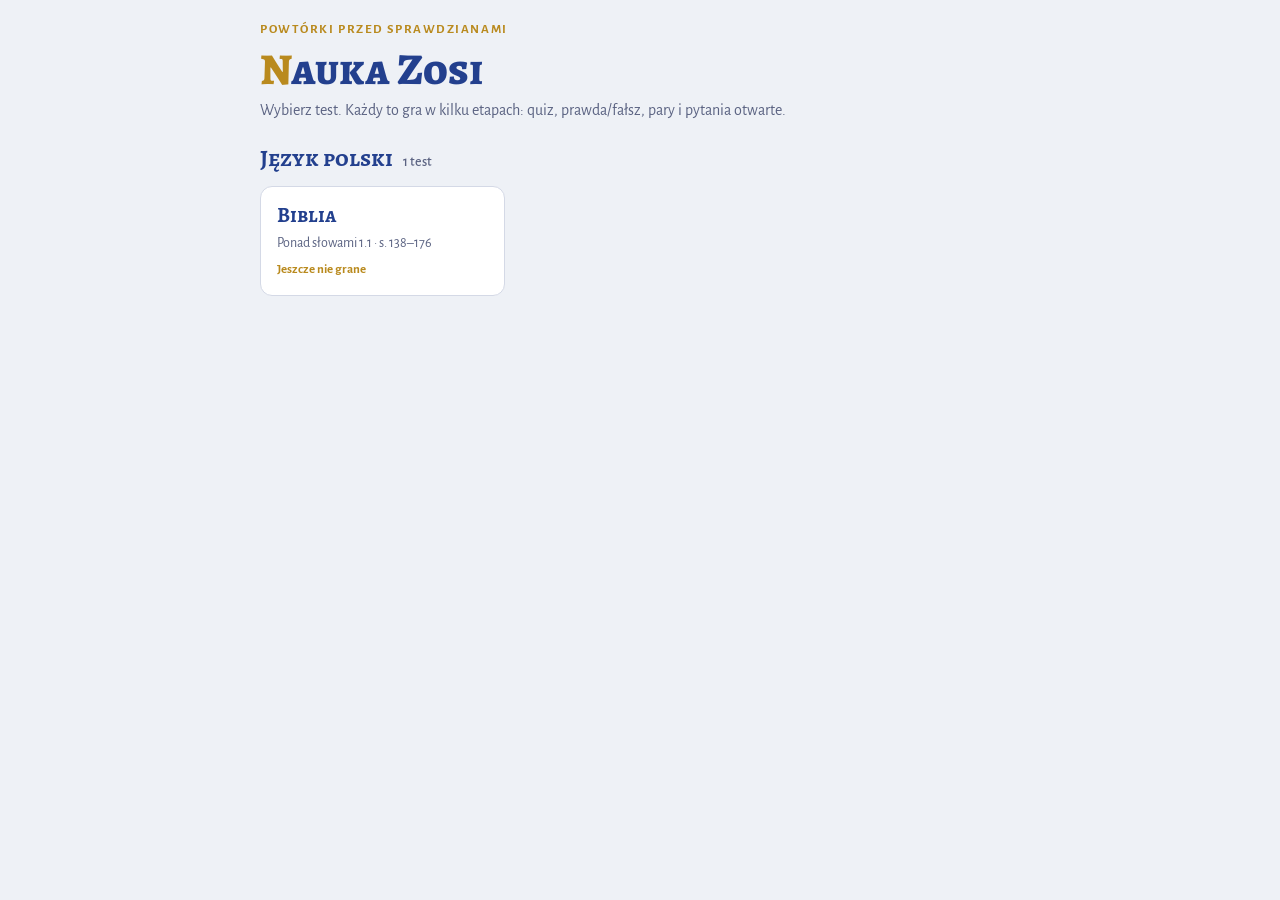
<file: index.html>
<!doctype html>
<html lang="pl">
<head>
<meta charset="utf-8">
<meta name="viewport" content="width=device-width, initial-scale=1, viewport-fit=cover">
<title>Nauka Zosi</title>
<link rel="preconnect" href="https://fonts.googleapis.com">
<link rel="preconnect" href="https://fonts.gstatic.com" crossorigin>
<link rel="stylesheet" href="https://fonts.googleapis.com/css2?family=Alegreya+SC:wght@500;700;800&family=Alegreya:ital,wght@0,400;0,600;1,400&family=Alegreya+Sans:wght@400;500;700&display=swap">
<link rel="stylesheet" href="silnik/styl.css">
</head>
<body>
<div class="wrap">
  <header>
    <div class="eyebrow">Powtórki przed sprawdzianami</div>
    <h1><span class="initial">N</span>auka Zosi</h1>
    <p class="sub">Wybierz test. Każdy to gra w kilku etapach: quiz, prawda/fałsz, pary i pytania otwarte.</p>
  </header>
  <main id="list"></main>
</div>
<script src="testy/katalog.js"></script>
<script>
(function(){
  const esc=s=>String(s).replace(/[&<>"]/g,c=>({"&":"&amp;","<":"&lt;",">":"&gt;",'"':"&quot;"}[c]));
  const best=k=>{try{return JSON.parse(localStorage.getItem("nz:"+k))}catch(e){return null}};
  const groups={};
  (window.KATALOG||[]).forEach(t=>(groups[t.przedmiot]=groups[t.przedmiot]||[]).push(t));
  const html=Object.keys(groups).map(p=>{
    const items=groups[p];
    return '<section class="subject"><h2>'+esc(p)+' <small>'+items.length+' '+(items.length===1?'test':'testy')+'</small></h2><div class="tiles">'+
      items.map(t=>{const b=best(t.plik);
        return '<a class="ttile" href="test.html?t='+encodeURIComponent(t.plik).replace(/%2F/g,"/")+'"><b>'+esc(t.tytul)+'</b><span>'+esc(t.zakres||"")+'</span>'+
          (t.data?'<span>Sprawdzian: '+esc(t.data)+'</span>':'')+
          (b?'<span class="best">Najlepszy wynik: '+b.best+' pkt ('+b.pct+'%)</span>':'<span class="best">Jeszcze nie grane</span>')+'</a>'}).join("")+
      '</div></section>'}).join("");
  document.getElementById("list").innerHTML=html||'<div class="card"><p>Brak testów.</p></div>';
})();
</script>
</body>
</html>
</file>
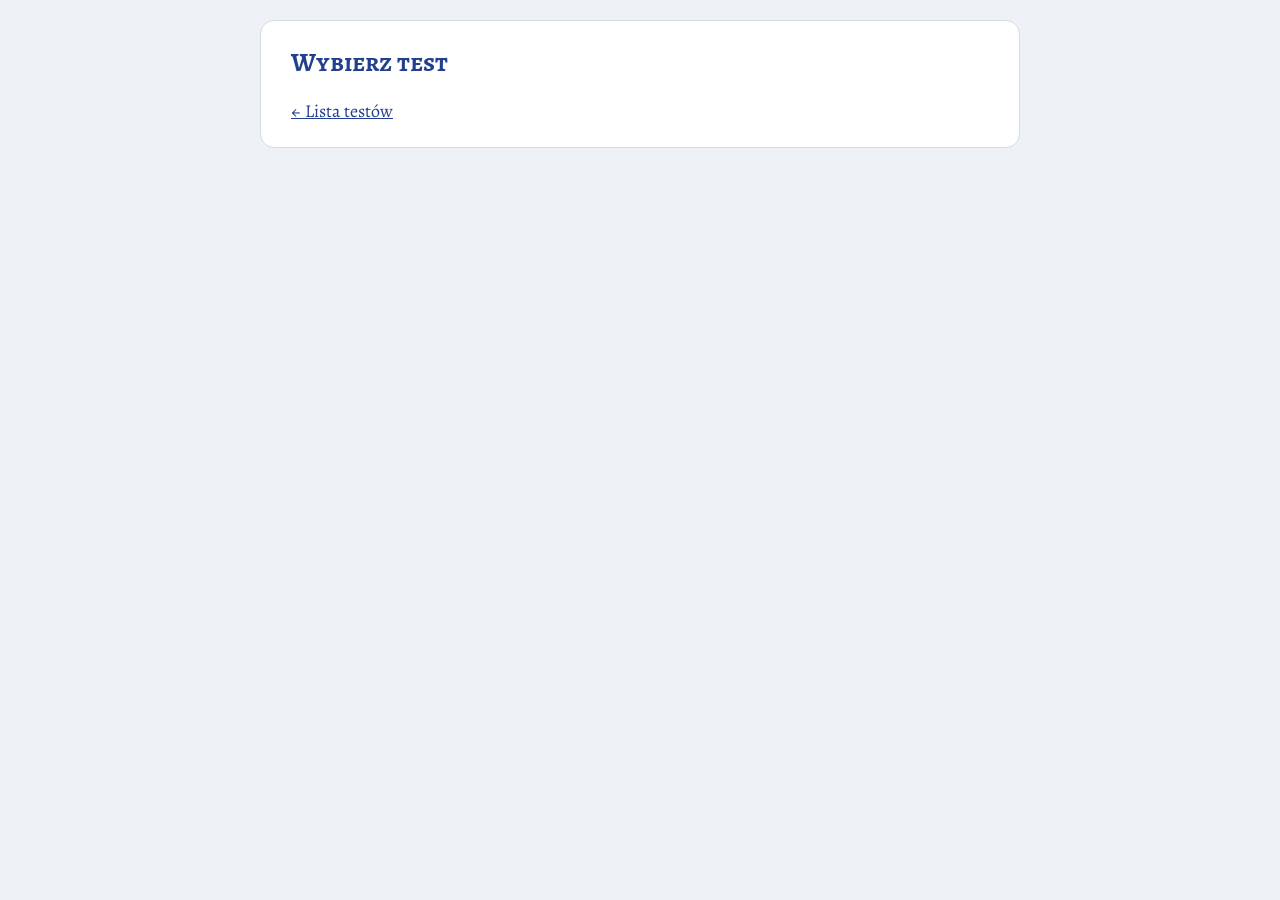
<file: test.html>
<!doctype html>
<html lang="pl">
<head>
<meta charset="utf-8">
<meta name="viewport" content="width=device-width, initial-scale=1, viewport-fit=cover">
<title>Test · Nauka Zosi</title>
<link rel="preconnect" href="https://fonts.googleapis.com">
<link rel="preconnect" href="https://fonts.gstatic.com" crossorigin>
<link rel="stylesheet" href="https://fonts.googleapis.com/css2?family=Alegreya+SC:wght@500;700;800&family=Alegreya:ital,wght@0,400;0,600;1,400&family=Alegreya+Sans:wght@400;500;700&display=swap">
<link rel="stylesheet" href="silnik/styl.css">
</head>
<body>
<div class="wrap" id="app"><p class="small">Ładuję test…</p></div>
<script src="silnik/gra.js"></script>
</body>
</html>
</file>
<file: silnik/styl.css>
/* Nauka Zosi — wspólny styl. Lapis + złoto, jedna kolumna "karty". */
:root{
  --bg:#eef1f6; --leaf:#ffffff; --ink:#1b2340; --muted:#5b6382;
  --lapis:#23408e; --lapis-soft:#dfe6f7; --gold:#b98a1e; --gold-soft:#f6ecd2;
  --line:#d4d9e6; --ok:#1f7a4a; --ok-soft:#dcf1e5; --bad:#b3322b; --bad-soft:#f8e0dd;
  --f-display:"Alegreya SC", Georgia, serif;
  --f-body:"Alegreya", Georgia, "Times New Roman", serif;
  --f-ui:"Alegreya Sans", system-ui, -apple-system, "Segoe UI", sans-serif;
  color-scheme:light;
}
@media (prefers-color-scheme: dark){:root{
  --bg:#0f1426; --leaf:#171e36; --ink:#e7eaf4; --muted:#a2a9c4;
  --lapis:#8ea8f0; --lapis-soft:#25305a; --gold:#e3b54c; --gold-soft:#3a3220;
  --line:#2c3558; --ok:#5fd093; --ok-soft:#173a2a; --bad:#f08a82; --bad-soft:#47201e; color-scheme:dark}}
*{box-sizing:border-box}
html{-webkit-text-size-adjust:100%}
body{margin:0;background:var(--bg);color:var(--ink);font-family:var(--f-body);font-size:18px;line-height:1.5;
  padding-left:max(16px,env(safe-area-inset-left,0px));padding-right:max(16px,env(safe-area-inset-right,0px));padding-block:20px 48px}
a{color:var(--lapis)}
.wrap{max-width:760px;margin:0 auto;display:flex;flex-direction:column;gap:18px}
header{display:flex;flex-direction:column;gap:6px}
.back{font-family:var(--f-ui);font-size:15px;text-decoration:none;font-weight:700}
.eyebrow{font-family:var(--f-ui);font-size:13px;letter-spacing:.12em;text-transform:uppercase;color:var(--gold);font-weight:700}
h1{font-family:var(--f-display);font-weight:800;font-size:clamp(30px,6vw,44px);line-height:1.05;margin:0;color:var(--lapis);text-wrap:balance}
h1 .initial{color:var(--gold)}
.sub{font-family:var(--f-ui);color:var(--muted);margin:0;font-size:16px}
.hud{display:flex;flex-wrap:wrap;gap:10px;align-items:center}
.pill{font-family:var(--f-ui);font-size:14px;padding:5px 12px;border-radius:999px;background:var(--lapis-soft);color:var(--lapis);font-weight:700;font-variant-numeric:tabular-nums}
.pill.gold{background:var(--gold-soft);color:var(--gold)}
nav.tabs{display:flex;flex-wrap:wrap;gap:8px}
nav.tabs button{font-family:var(--f-ui);font-size:15px;font-weight:500;border:1px solid var(--line);background:var(--leaf);color:var(--ink);padding:8px 14px;border-radius:10px;cursor:pointer}
nav.tabs button[aria-current="true"]{background:var(--lapis);color:var(--leaf);border-color:var(--lapis)}
nav.tabs button .done{color:var(--gold);margin-left:4px}
.card{background:var(--leaf);border:1px solid var(--line);border-radius:14px;padding:22px clamp(16px,4vw,30px);display:flex;flex-direction:column;gap:16px;min-width:0}
.card h2{font-family:var(--f-display);font-weight:700;font-size:26px;margin:0;color:var(--lapis)}
.meta{font-family:var(--f-ui);font-size:14px;color:var(--muted);display:flex;justify-content:space-between;gap:10px;flex-wrap:wrap}
.bar{height:6px;border-radius:6px;background:var(--lapis-soft);overflow:hidden}
.bar i{display:block;height:100%;background:var(--gold);transition:width .3s}
.q{font-size:21px;font-weight:600;margin:0;text-wrap:pretty}
.topic{font-family:var(--f-ui);font-size:12px;letter-spacing:.1em;text-transform:uppercase;color:var(--gold);font-weight:700}
.opts{display:grid;gap:10px}
.opt{font-family:var(--f-body);font-size:18px;text-align:left;background:var(--leaf);color:var(--ink);border:1.5px solid var(--line);border-radius:10px;padding:12px 14px;cursor:pointer;display:flex;gap:12px;align-items:flex-start}
.opt .k{font-family:var(--f-ui);font-weight:700;color:var(--lapis);min-width:1.2em}
.opt:hover:not(:disabled){border-color:var(--lapis)}
.opt.ok{background:var(--ok-soft);border-color:var(--ok)}
.opt.bad{background:var(--bad-soft);border-color:var(--bad)}
.opt:disabled{cursor:default}
.feedback{font-family:var(--f-ui);font-size:16px;border-radius:10px;padding:12px 14px;background:var(--gold-soft);color:var(--ink)}
.feedback b{color:var(--gold)}
.row{display:flex;gap:10px;flex-wrap:wrap;align-items:center}
.btn{font-family:var(--f-ui);font-weight:700;font-size:16px;border:0;border-radius:10px;padding:11px 18px;cursor:pointer;background:var(--lapis);color:var(--leaf)}
.btn.ghost{background:transparent;color:var(--lapis);border:1.5px solid var(--lapis)}
.btn.gold{background:var(--gold);color:#1b1404}
button:focus-visible,textarea:focus-visible,a:focus-visible{outline:3px solid var(--gold);outline-offset:2px}
.tf{display:grid;grid-template-columns:1fr 1fr;gap:10px}
.tf .opt{justify-content:center;font-family:var(--f-ui);font-weight:700}
.timer{font-variant-numeric:tabular-nums}
.match{display:grid;grid-template-columns:1fr 1fr;gap:10px}
.match .col{display:flex;flex-direction:column;gap:8px;min-width:0}
.tile{font-family:var(--f-body);font-size:16px;text-align:left;background:var(--leaf);color:var(--ink);border:1.5px solid var(--line);border-radius:10px;padding:10px 12px;cursor:pointer;min-height:52px}
.tile.sel{border-color:var(--lapis);background:var(--lapis-soft)}
.tile.matched{border-color:var(--ok);background:var(--ok-soft);cursor:default}
.tile.wrong{border-color:var(--bad);background:var(--bad-soft)}
textarea{width:100%;min-height:130px;font-family:var(--f-body);font-size:17px;padding:12px;border-radius:10px;border:1.5px solid var(--line);background:var(--bg);color:var(--ink);resize:vertical}
.model{border-left:3px solid var(--gold);padding:4px 0 4px 14px}
.model p{margin:0 0 8px}
.checks{display:flex;flex-direction:column;gap:6px;font-family:var(--f-ui);font-size:16px}
.checks label{display:flex;gap:8px;align-items:flex-start;cursor:pointer}
.checks input{margin-top:4px;accent-color:var(--gold);width:18px;height:18px}
.intro{display:grid;grid-template-columns:repeat(auto-fit,minmax(min(100%,160px),1fr));gap:10px}
.intro .step{border:1px solid var(--line);border-radius:10px;padding:12px;display:flex;flex-direction:column;gap:4px}
.intro .step b{font-family:var(--f-display);color:var(--lapis);font-size:19px}
.intro .step span{font-family:var(--f-ui);font-size:14px;color:var(--muted)}
.big{font-family:var(--f-display);font-size:56px;color:var(--gold);line-height:1;font-variant-numeric:tabular-nums}
.rank{font-family:var(--f-display);font-size:24px;color:var(--lapis)}
.small{font-family:var(--f-ui);font-size:14px;color:var(--muted)}
.review{display:flex;flex-direction:column;gap:8px;font-family:var(--f-ui);font-size:15px}
.review div{padding:8px 12px;border-radius:8px;background:var(--bad-soft)}

/* Strona główna */
.subject{display:flex;flex-direction:column;gap:10px}
.subject h2{font-family:var(--f-display);font-size:24px;margin:0;color:var(--lapis);display:flex;align-items:baseline;gap:10px}
.subject h2 small{font-family:var(--f-ui);font-size:14px;color:var(--muted);font-weight:500}
.tiles{display:grid;grid-template-columns:repeat(auto-fill,minmax(min(100%,220px),1fr));gap:12px}
.ttile{display:flex;flex-direction:column;gap:6px;text-decoration:none;color:var(--ink);background:var(--leaf);border:1px solid var(--line);border-radius:12px;padding:16px;min-width:0}
.ttile:hover{border-color:var(--lapis)}
.ttile b{font-family:var(--f-display);font-size:21px;color:var(--lapis);line-height:1.15}
.ttile span{font-family:var(--f-ui);font-size:14px;color:var(--muted)}
.ttile .best{font-family:var(--f-ui);font-size:13px;font-weight:700;color:var(--gold)}
.ttile.soon{opacity:.6;pointer-events:none}

@media (max-width:480px){.tile{font-size:15px;padding:8px}.q{font-size:19px}}
@media (prefers-reduced-motion:reduce){*{transition:none!important}}
</file>
